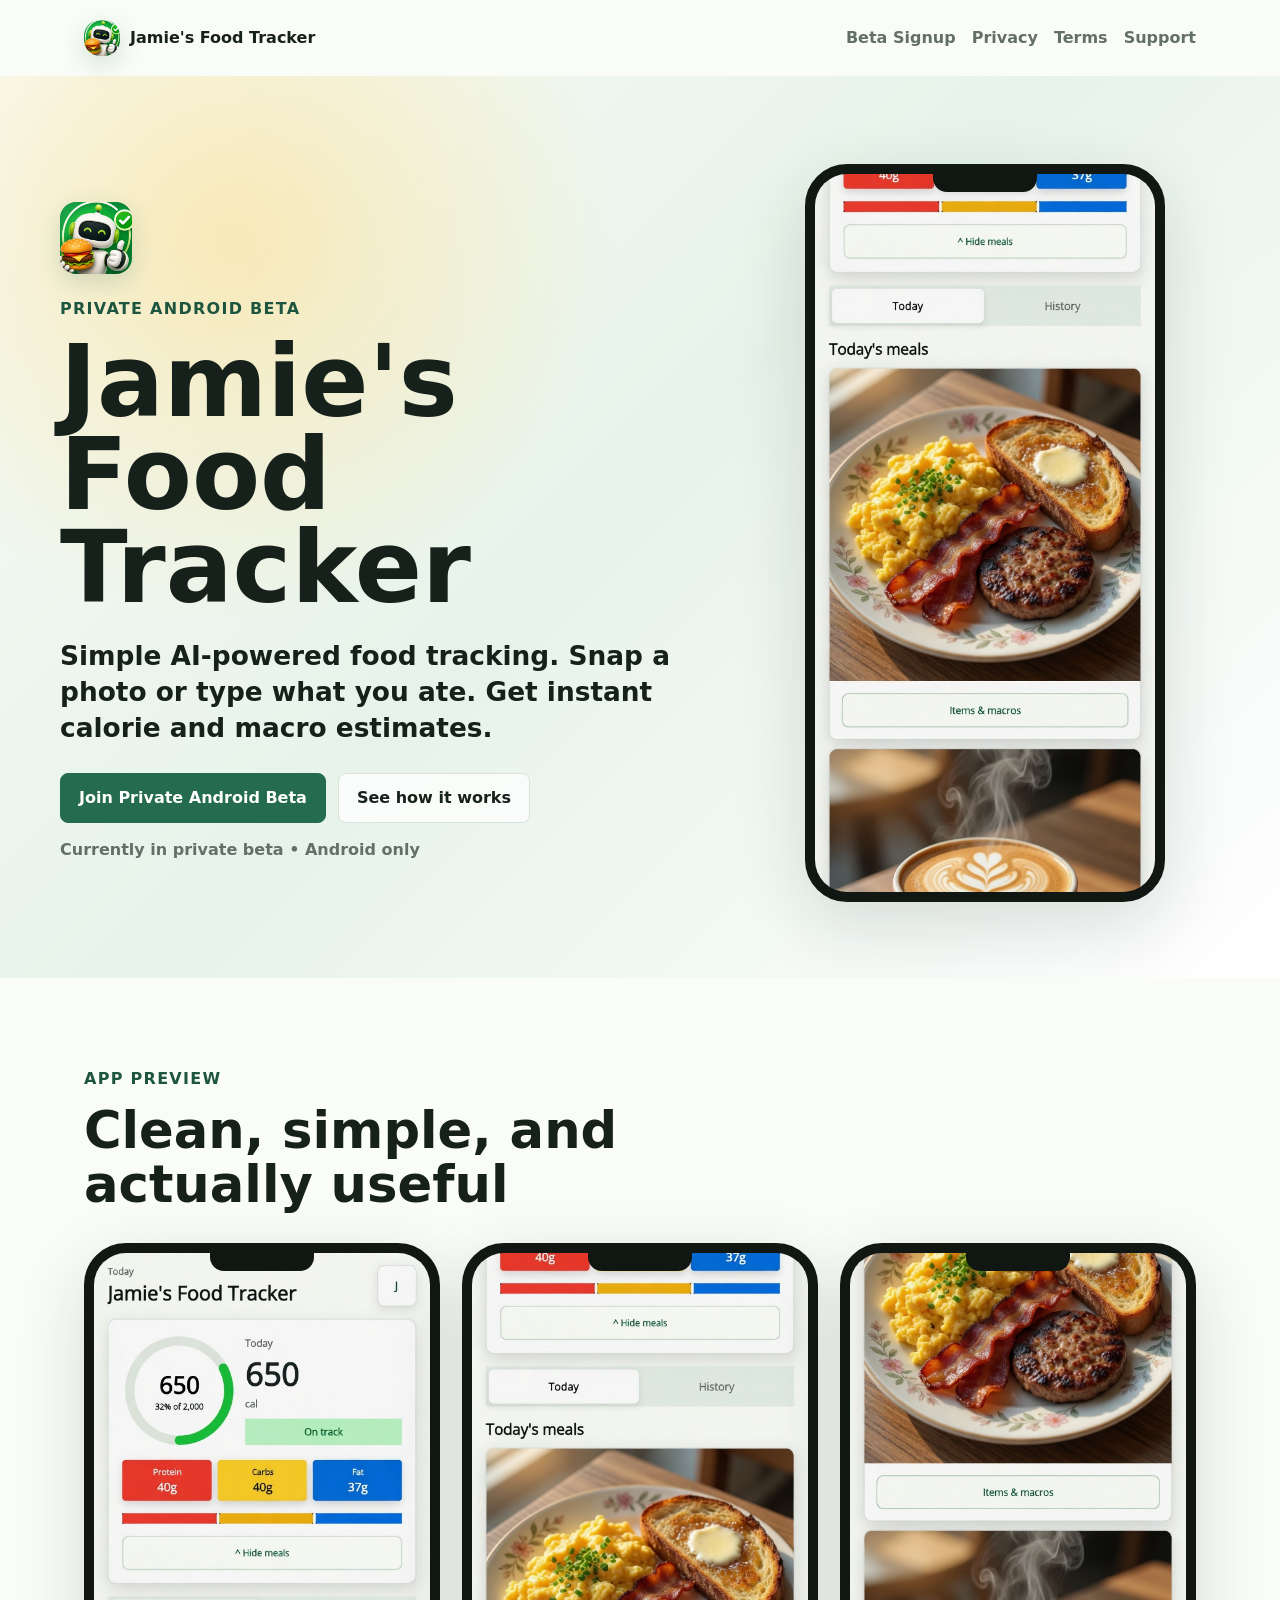
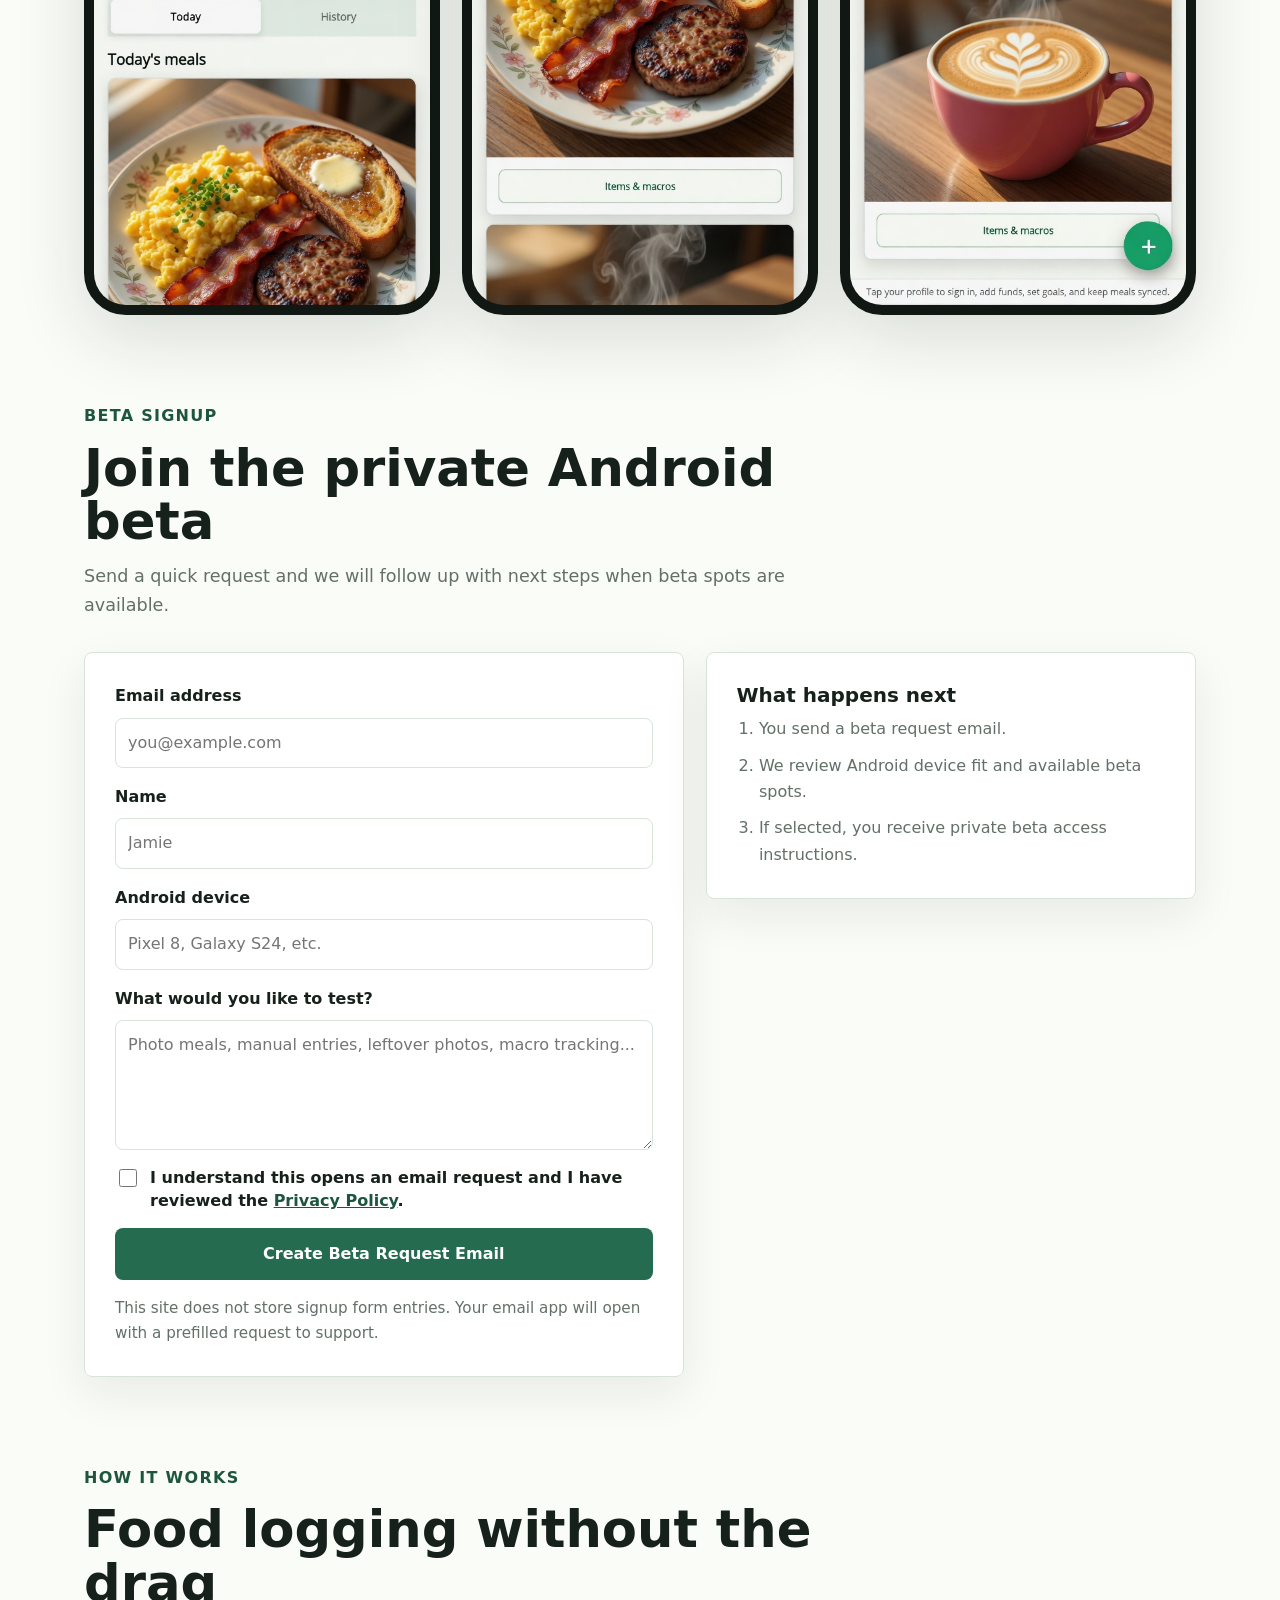
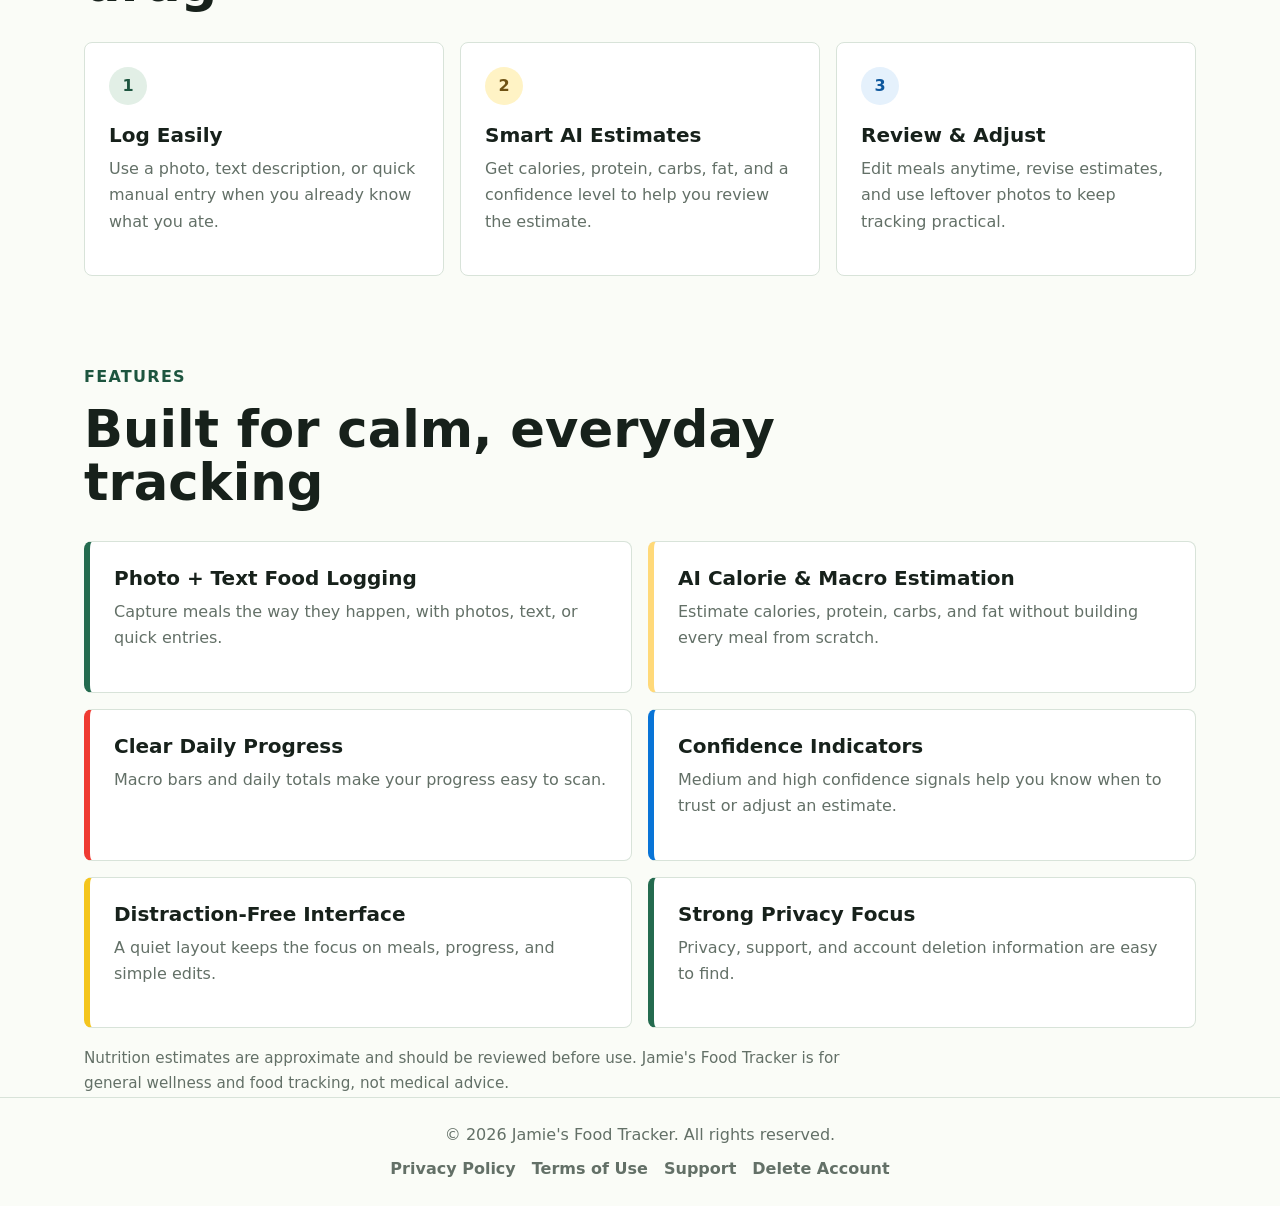
<file: index.html>
<!doctype html>
<html lang="en">
  <head>
    <meta charset="utf-8">
    <meta name="viewport" content="width=device-width, initial-scale=1">
    <title>Jamie's Food Tracker | Simple AI Food Tracking</title>
    <meta
      name="description"
      content="Simple AI-powered food tracking. Snap a photo or type what you ate to get instant calorie and macro estimates."
    >
    <meta property="og:title" content="Jamie's Food Tracker">
    <meta
      property="og:description"
      content="Simple AI-powered food tracking for calories, macros, meal photos, and quick edits."
    >
    <meta property="og:type" content="website">
    <meta property="og:url" content="https://jamiesfoodtracker.com/">
    <meta property="og:image" content="https://jamiesfoodtracker.com/Images/7m0nS.jpg">
    <link rel="icon" href="/Images/play_store_512.png">
    <link rel="apple-touch-icon" href="/Images/play_store_512.png">
    <link rel="stylesheet" href="/styles.css">
  </head>
  <body>
    <header class="site-header">
      <a class="brand" href="/">
        <img src="/Images/play_store_512.png" alt="" width="36" height="36">
        <span>Jamie's Food Tracker</span>
      </a>
      <nav aria-label="Primary">
        <a href="/#beta-signup">Beta Signup</a>
        <a href="/privacy/">Privacy</a>
        <a href="/terms/">Terms</a>
        <a href="/support/">Support</a>
      </nav>
    </header>

    <main class="home">
      <section class="hero">
        <div class="hero-copy">
          <img class="app-icon" src="/Images/play_store_512.png" alt="" width="72" height="72">
          <p class="eyebrow">Private Android beta</p>
          <h1>Jamie's Food Tracker</h1>
          <p class="subheadline">
            Simple AI-powered food tracking. Snap a photo or type what you ate.
            Get instant calorie and macro estimates.
          </p>
          <div class="hero-actions">
            <a class="button primary" href="#beta-signup">Join Private Android Beta</a>
            <a class="button secondary" href="#how-it-works">See how it works</a>
          </div>
          <p class="beta-note">Currently in private beta &bull; Android only</p>
        </div>

        <div class="hero-visual" aria-label="App preview">
          <div class="phone-frame main-phone">
            <img src="/Images/7m0nS.jpg" alt="Jamie's Food Tracker app showing daily calories, macro bars, breakfast, and coffee meal cards.">
          </div>
        </div>
      </section>

      <section class="preview-section" aria-labelledby="preview-title">
        <div class="section-heading">
          <p class="eyebrow">App preview</p>
          <h2 id="preview-title">Clean, simple, and actually useful</h2>
        </div>
        <div class="preview-grid">
          <div class="phone-frame preview-phone crop-top">
            <img src="/Images/7m0nS.jpg" alt="Daily calorie and macro progress in Jamie's Food Tracker.">
          </div>
          <div class="phone-frame preview-phone crop-meal">
            <img src="/Images/7m0nS.jpg" alt="Meal photo card in Jamie's Food Tracker.">
          </div>
          <div class="phone-frame preview-phone crop-coffee">
            <img src="/Images/7m0nS.jpg" alt="Coffee photo card in Jamie's Food Tracker.">
          </div>
        </div>
      </section>

      <section class="signup-section" id="beta-signup" aria-labelledby="signup-title">
        <div class="section-heading">
          <p class="eyebrow">Beta signup</p>
          <h2 id="signup-title">Join the private Android beta</h2>
          <p>
            Send a quick request and we will follow up with next steps when beta
            spots are available.
          </p>
        </div>
        <div class="signup-layout">
          <form class="beta-form" id="beta-form">
            <div class="field-group">
              <label for="beta-email">Email address</label>
              <input id="beta-email" name="email" type="email" placeholder="you@example.com" autocomplete="email" required>
            </div>
            <div class="field-group">
              <label for="beta-name">Name</label>
              <input id="beta-name" name="name" type="text" placeholder="Jamie" autocomplete="name">
            </div>
            <div class="field-group">
              <label for="beta-device">Android device</label>
              <input id="beta-device" name="device" type="text" placeholder="Pixel 8, Galaxy S24, etc." autocomplete="off">
            </div>
            <div class="field-group">
              <label for="beta-notes">What would you like to test?</label>
              <textarea id="beta-notes" name="notes" rows="4" placeholder="Photo meals, manual entries, leftover photos, macro tracking..."></textarea>
            </div>
            <label class="check-field">
              <input id="beta-privacy" name="privacy" type="checkbox" required>
              <span>I understand this opens an email request and I have reviewed the <a href="/privacy/">Privacy Policy</a>.</span>
            </label>
            <button type="submit">Create Beta Request Email</button>
            <p class="form-note">
              This site does not store signup form entries. Your email app will
              open with a prefilled request to support.
            </p>
          </form>

          <aside class="signup-card" aria-label="Beta request steps">
            <h3>What happens next</h3>
            <ol>
              <li>You send a beta request email.</li>
              <li>We review Android device fit and available beta spots.</li>
              <li>If selected, you receive private beta access instructions.</li>
            </ol>
            <div class="signup-status" id="signup-status" role="status" aria-live="polite" hidden>
              <h3>Email draft created</h3>
              <p>
                Review the message in your email app, send it, and watch for a
                reply from support@jamiesfoodtracker.com.
              </p>
            </div>
          </aside>
        </div>
      </section>

      <section class="steps-section" id="how-it-works" aria-labelledby="steps-title">
        <div class="section-heading">
          <p class="eyebrow">How it works</p>
          <h2 id="steps-title">Food logging without the drag</h2>
        </div>
        <div class="steps-grid">
          <article>
            <span>1</span>
            <h3>Log Easily</h3>
            <p>Use a photo, text description, or quick manual entry when you already know what you ate.</p>
          </article>
          <article>
            <span>2</span>
            <h3>Smart AI Estimates</h3>
            <p>Get calories, protein, carbs, fat, and a confidence level to help you review the estimate.</p>
          </article>
          <article>
            <span>3</span>
            <h3>Review & Adjust</h3>
            <p>Edit meals anytime, revise estimates, and use leftover photos to keep tracking practical.</p>
          </article>
        </div>
      </section>

      <section class="features-section" aria-labelledby="features-title">
        <div class="section-heading">
          <p class="eyebrow">Features</p>
          <h2 id="features-title">Built for calm, everyday tracking</h2>
        </div>
        <div class="feature-list">
          <article>
            <h3>Photo + Text Food Logging</h3>
            <p>Capture meals the way they happen, with photos, text, or quick entries.</p>
          </article>
          <article>
            <h3>AI Calorie & Macro Estimation</h3>
            <p>Estimate calories, protein, carbs, and fat without building every meal from scratch.</p>
          </article>
          <article>
            <h3>Clear Daily Progress</h3>
            <p>Macro bars and daily totals make your progress easy to scan.</p>
          </article>
          <article>
            <h3>Confidence Indicators</h3>
            <p>Medium and high confidence signals help you know when to trust or adjust an estimate.</p>
          </article>
          <article>
            <h3>Distraction-Free Interface</h3>
            <p>A quiet layout keeps the focus on meals, progress, and simple edits.</p>
          </article>
          <article>
            <h3>Strong Privacy Focus</h3>
            <p>Privacy, support, and account deletion information are easy to find.</p>
          </article>
        </div>
        <p class="estimate-disclaimer">
          Nutrition estimates are approximate and should be reviewed before use.
          Jamie's Food Tracker is for general wellness and food tracking, not
          medical advice.
        </p>
      </section>
    </main>

    <footer>
      <p>&copy; 2026 Jamie's Food Tracker. All rights reserved.</p>
      <nav aria-label="Footer">
        <a href="/privacy/">Privacy Policy</a>
        <a href="/terms/">Terms of Use</a>
        <a href="/support/">Support</a>
        <a href="/delete-account/">Delete Account</a>
      </nav>
    </footer>
    <script src="/signup.js"></script>
  </body>
</html>
</file>
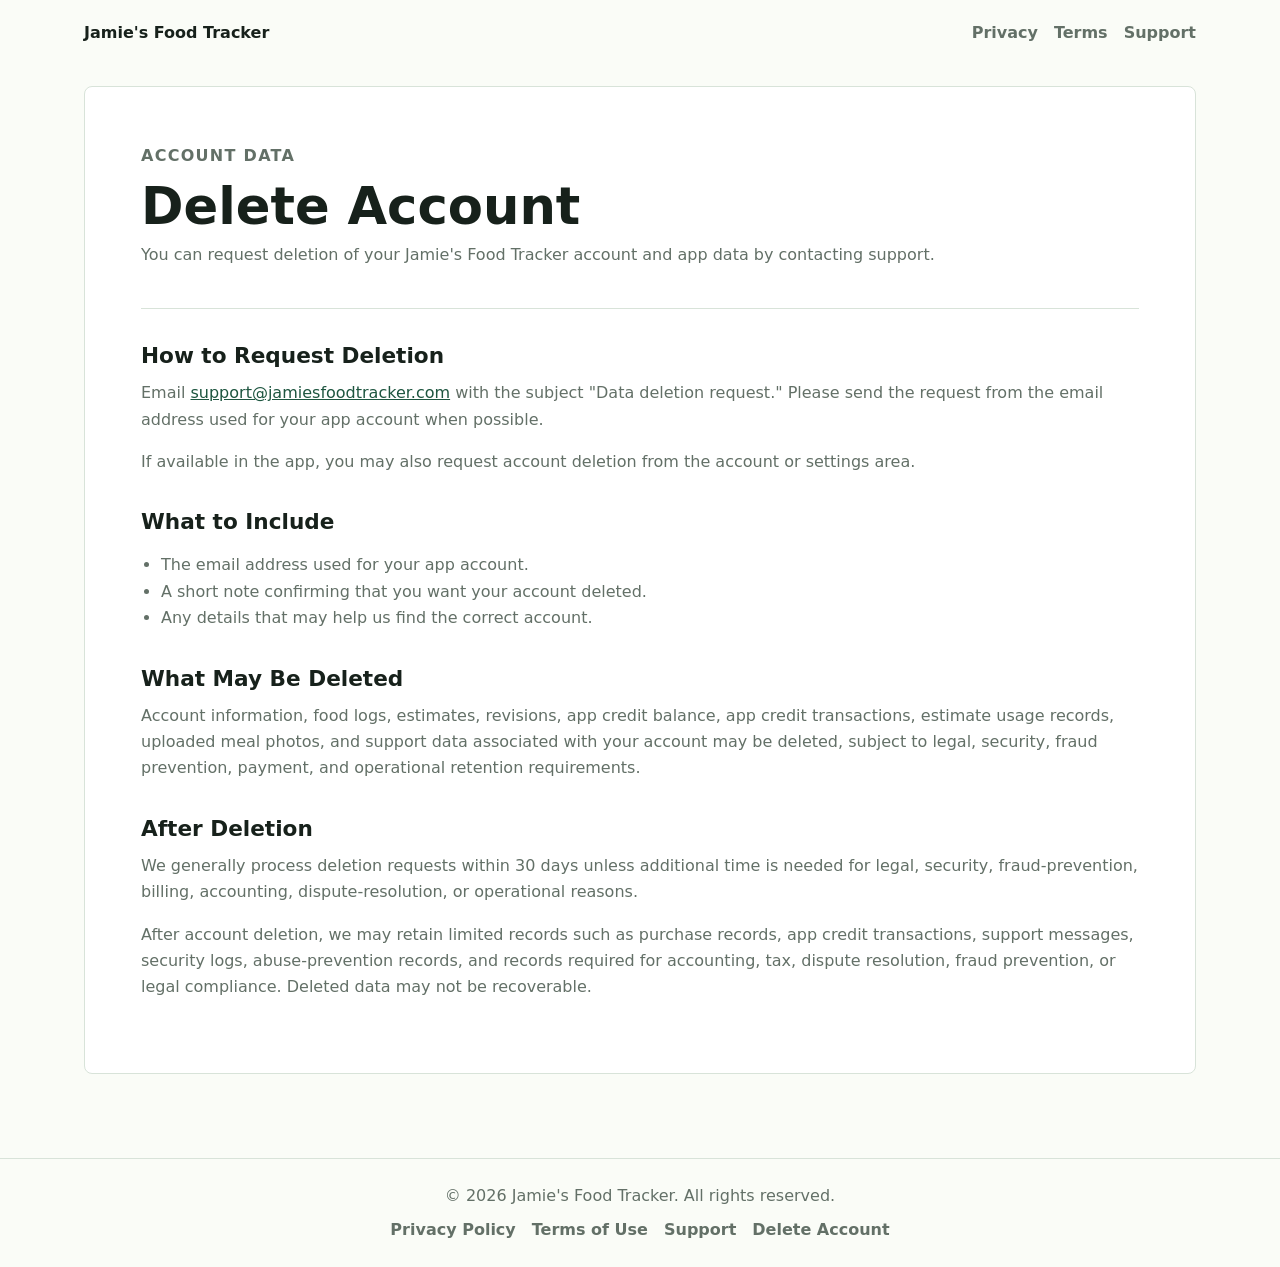
<file: delete-account/index.html>
<!doctype html>
<html lang="en">
  <head>
    <meta charset="utf-8">
    <meta name="viewport" content="width=device-width, initial-scale=1">
    <title>Delete Account | Jamie's Food Tracker</title>
    <meta name="description" content="How to request account deletion for Jamie's Food Tracker.">
    <link rel="stylesheet" href="/styles.css">
  </head>
  <body>
    <header class="site-header">
      <a class="brand" href="/">Jamie's Food Tracker</a>
      <nav aria-label="Primary">
        <a href="/privacy/">Privacy</a>
        <a href="/terms/">Terms</a>
        <a href="/support/">Support</a>
      </nav>
    </header>

    <main>
      <article class="document">
        <header>
          <p class="eyebrow">Account data</p>
          <h1>Delete Account</h1>
          <p>
            You can request deletion of your Jamie's Food Tracker account and
            app data by contacting support.
          </p>
        </header>

        <h2>How to Request Deletion</h2>
        <p>
          Email
          <a href="mailto:support@jamiesfoodtracker.com?subject=Data%20deletion%20request">support@jamiesfoodtracker.com</a>
          with the subject "Data deletion request." Please send the request from
          the email address used for your app account when possible.
        </p>
        <p>
          If available in the app, you may also request account deletion from
          the account or settings area.
        </p>

        <h2>What to Include</h2>
        <ul>
          <li>The email address used for your app account.</li>
          <li>A short note confirming that you want your account deleted.</li>
          <li>Any details that may help us find the correct account.</li>
        </ul>

        <h2>What May Be Deleted</h2>
        <p>
          Account information, food logs, estimates, revisions, app credit
          balance, app credit transactions, estimate usage records, uploaded
          meal photos, and support data associated with your account may be
          deleted, subject to legal, security, fraud prevention, payment, and
          operational retention requirements.
        </p>

        <h2>After Deletion</h2>
        <p>
          We generally process deletion requests within 30 days unless
          additional time is needed for legal, security, fraud-prevention,
          billing, accounting, dispute-resolution, or operational reasons.
        </p>
        <p>
          After account deletion, we may retain limited records such as purchase
          records, app credit transactions, support messages, security logs,
          abuse-prevention records, and records required for accounting, tax,
          dispute resolution, fraud prevention, or legal compliance. Deleted data
          may not be recoverable.
        </p>
      </article>
    </main>

    <footer>
      <p>&copy; 2026 Jamie's Food Tracker. All rights reserved.</p>
      <nav aria-label="Footer">
        <a href="/privacy/">Privacy Policy</a>
        <a href="/terms/">Terms of Use</a>
        <a href="/support/">Support</a>
        <a href="/delete-account/">Delete Account</a>
      </nav>
    </footer>
  </body>
</html>
</file>
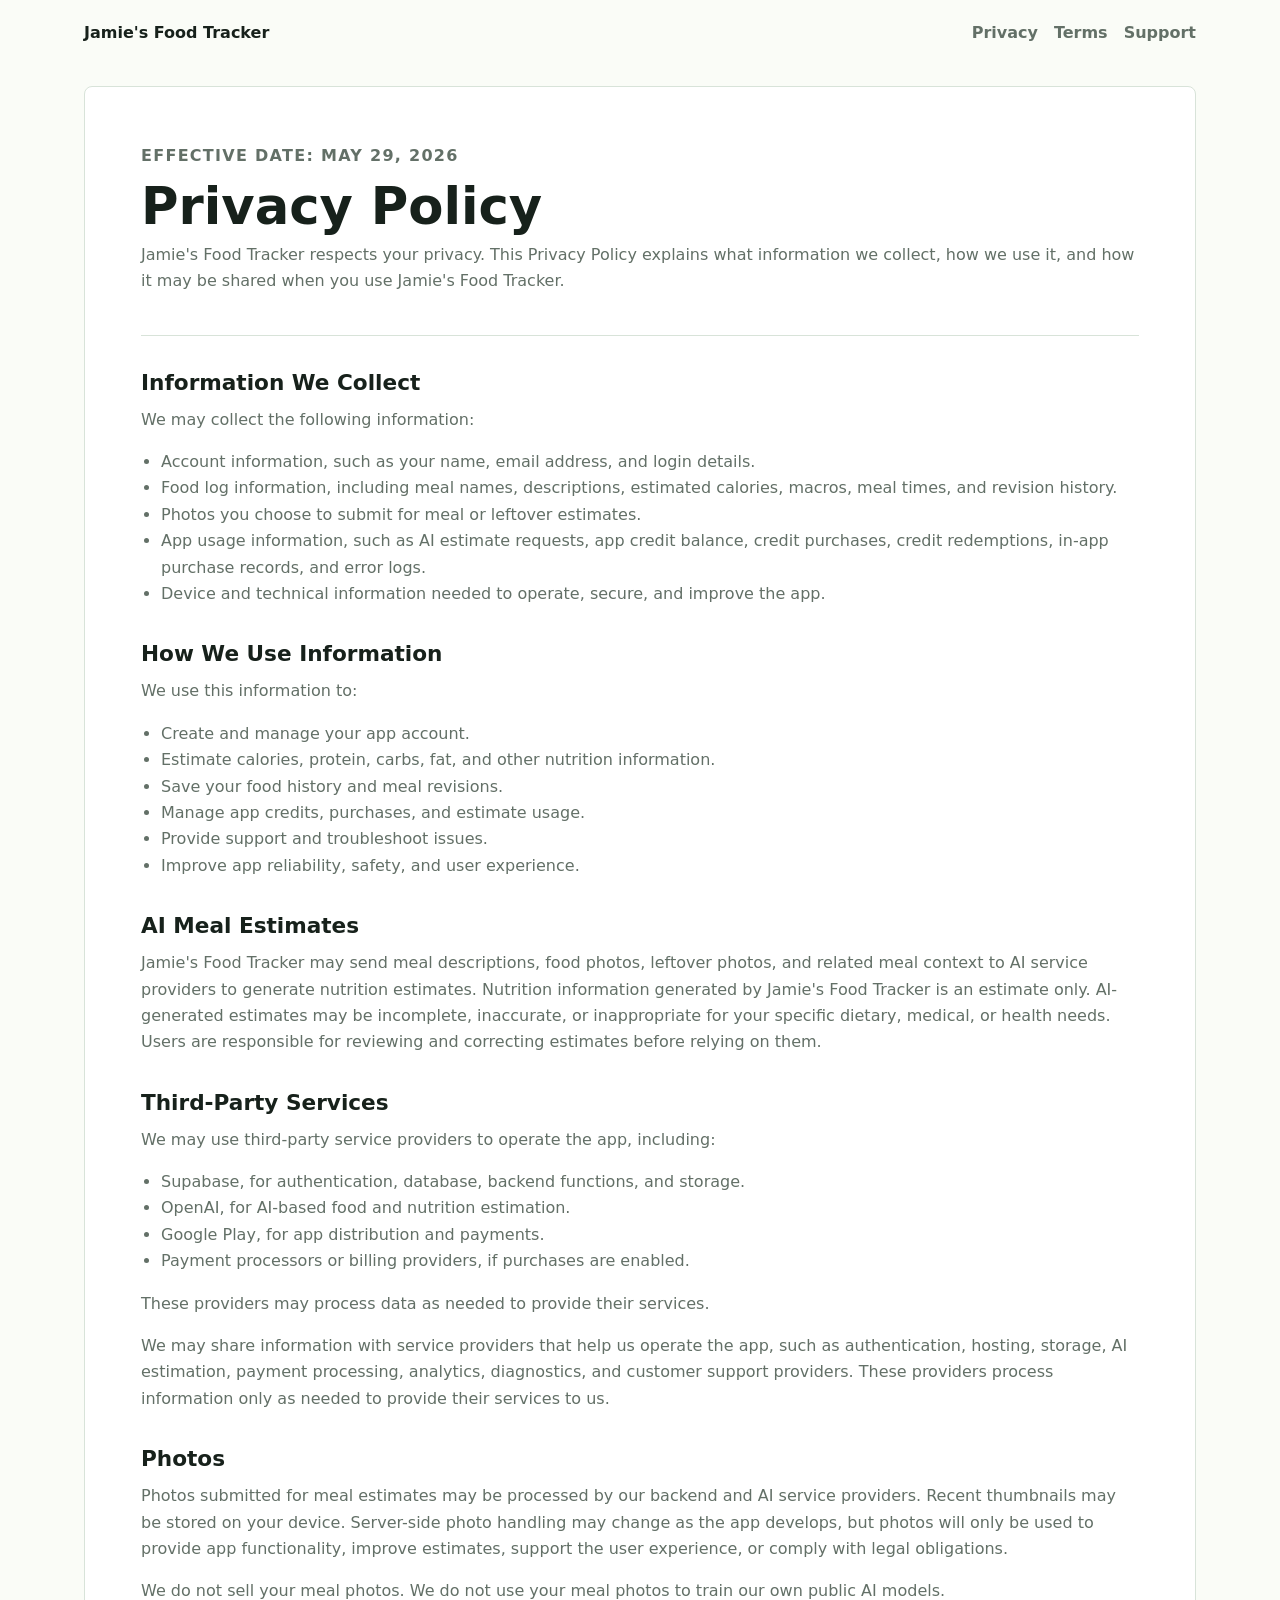
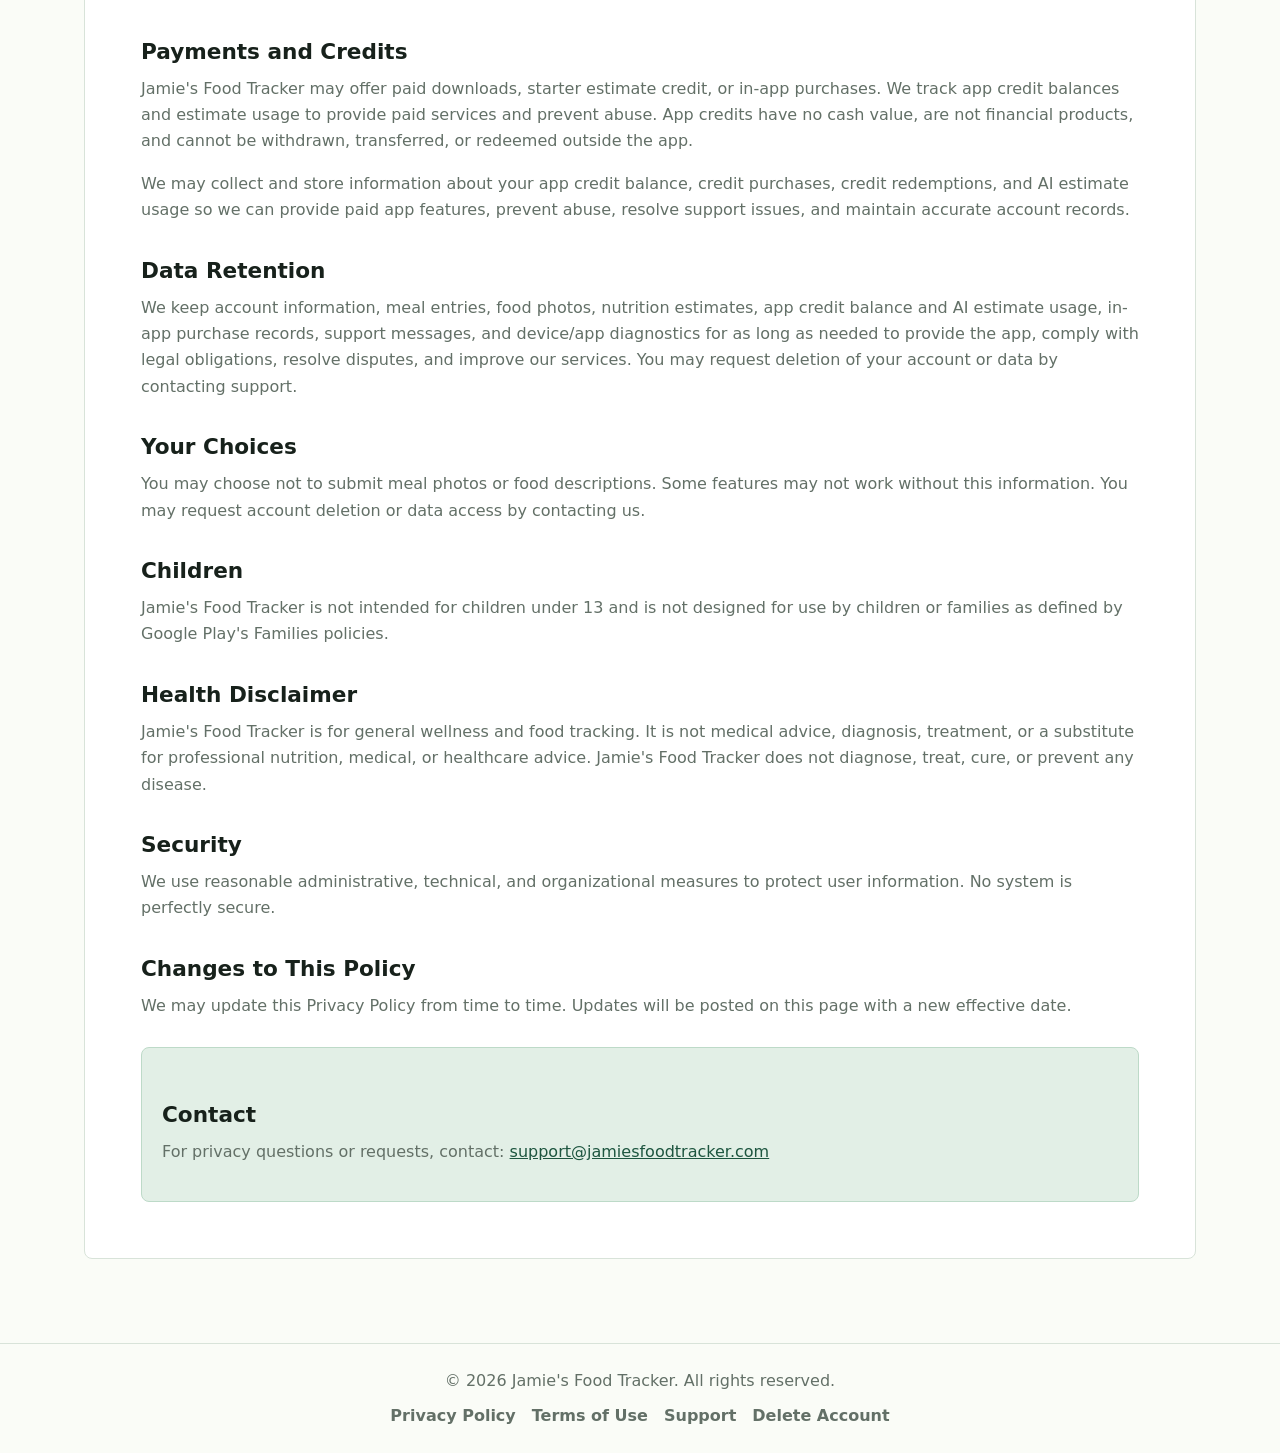
<file: privacy/index.html>
<!doctype html>
<html lang="en">
  <head>
    <meta charset="utf-8">
    <meta name="viewport" content="width=device-width, initial-scale=1">
    <title>Privacy Policy | Jamie's Food Tracker</title>
    <meta name="description" content="Privacy policy for Jamie's Food Tracker.">
    <link rel="stylesheet" href="/styles.css">
  </head>
  <body>
    <header class="site-header">
      <a class="brand" href="/">Jamie's Food Tracker</a>
      <nav aria-label="Primary">
        <a href="/privacy/">Privacy</a>
        <a href="/terms/">Terms</a>
        <a href="/support/">Support</a>
      </nav>
    </header>

    <main>
      <article class="document">
        <header>
          <p class="eyebrow">Effective date: May 29, 2026</p>
          <h1>Privacy Policy</h1>
          <p>
            Jamie's Food Tracker respects your privacy. This Privacy Policy
            explains what information we collect, how we use it, and how it may
            be shared when you use Jamie's Food Tracker.
          </p>
        </header>

        <h2>Information We Collect</h2>
        <p>We may collect the following information:</p>
        <ul>
          <li>Account information, such as your name, email address, and login details.</li>
          <li>Food log information, including meal names, descriptions, estimated calories, macros, meal times, and revision history.</li>
          <li>Photos you choose to submit for meal or leftover estimates.</li>
          <li>App usage information, such as AI estimate requests, app credit balance, credit purchases, credit redemptions, in-app purchase records, and error logs.</li>
          <li>Device and technical information needed to operate, secure, and improve the app.</li>
        </ul>

        <h2>How We Use Information</h2>
        <p>We use this information to:</p>
        <ul>
          <li>Create and manage your app account.</li>
          <li>Estimate calories, protein, carbs, fat, and other nutrition information.</li>
          <li>Save your food history and meal revisions.</li>
          <li>Manage app credits, purchases, and estimate usage.</li>
          <li>Provide support and troubleshoot issues.</li>
          <li>Improve app reliability, safety, and user experience.</li>
        </ul>

        <h2>AI Meal Estimates</h2>
        <p>
          Jamie's Food Tracker may send meal descriptions, food photos, leftover
          photos, and related meal context to AI service providers to generate
          nutrition estimates. Nutrition information generated by Jamie's Food
          Tracker is an estimate only. AI-generated estimates may be incomplete,
          inaccurate, or inappropriate for your specific dietary, medical, or
          health needs. Users are responsible for reviewing and correcting
          estimates before relying on them.
        </p>

        <h2>Third-Party Services</h2>
        <p>We may use third-party service providers to operate the app, including:</p>
        <ul>
          <li>Supabase, for authentication, database, backend functions, and storage.</li>
          <li>OpenAI, for AI-based food and nutrition estimation.</li>
          <li>Google Play, for app distribution and payments.</li>
          <li>Payment processors or billing providers, if purchases are enabled.</li>
        </ul>
        <p>These providers may process data as needed to provide their services.</p>
        <p>
          We may share information with service providers that help us operate
          the app, such as authentication, hosting, storage, AI estimation,
          payment processing, analytics, diagnostics, and customer support
          providers. These providers process information only as needed to
          provide their services to us.
        </p>

        <h2>Photos</h2>
        <p>
          Photos submitted for meal estimates may be processed by our backend and
          AI service providers. Recent thumbnails may be stored on your device.
          Server-side photo handling may change as the app develops, but photos
          will only be used to provide app functionality, improve estimates,
          support the user experience, or comply with legal obligations.
        </p>
        <p>
          We do not sell your meal photos. We do not use your meal photos to
          train our own public AI models.
        </p>

        <h2>Payments and Credits</h2>
        <p>
          Jamie's Food Tracker may offer paid downloads, starter estimate credit,
          or in-app purchases. We track app credit balances and estimate usage to
          provide paid services and prevent abuse. App credits have no cash
          value, are not financial products, and cannot be withdrawn,
          transferred, or redeemed outside the app.
        </p>
        <p>
          We may collect and store information about your app credit balance,
          credit purchases, credit redemptions, and AI estimate usage so we can
          provide paid app features, prevent abuse, resolve support issues, and
          maintain accurate account records.
        </p>

        <h2>Data Retention</h2>
        <p>
          We keep account information, meal entries, food photos, nutrition
          estimates, app credit balance and AI estimate usage, in-app purchase
          records, support messages, and device/app diagnostics for as long as
          needed to provide the app, comply with legal obligations, resolve
          disputes, and improve our services. You may request deletion of your
          account or data by contacting support.
        </p>

        <h2>Your Choices</h2>
        <p>
          You may choose not to submit meal photos or food descriptions. Some
          features may not work without this information. You may request account
          deletion or data access by contacting us.
        </p>

        <h2>Children</h2>
        <p>
          Jamie's Food Tracker is not intended for children under 13 and is not
          designed for use by children or families as defined by Google Play's
          Families policies.
        </p>

        <h2>Health Disclaimer</h2>
        <p>
          Jamie's Food Tracker is for general wellness and food tracking. It is
          not medical advice, diagnosis, treatment, or a substitute for
          professional nutrition, medical, or healthcare advice. Jamie's Food
          Tracker does not diagnose, treat, cure, or prevent any disease.
        </p>

        <h2>Security</h2>
        <p>
          We use reasonable administrative, technical, and organizational
          measures to protect user information. No system is perfectly secure.
        </p>

        <h2>Changes to This Policy</h2>
        <p>
          We may update this Privacy Policy from time to time. Updates will be
          posted on this page with a new effective date.
        </p>

        <div class="contact-block">
          <h2>Contact</h2>
          <p>
            For privacy questions or requests, contact:
            <a href="mailto:support@jamiesfoodtracker.com">support@jamiesfoodtracker.com</a>
          </p>
        </div>
      </article>
    </main>

    <footer>
      <p>&copy; 2026 Jamie's Food Tracker. All rights reserved.</p>
      <nav aria-label="Footer">
        <a href="/privacy/">Privacy Policy</a>
        <a href="/terms/">Terms of Use</a>
        <a href="/support/">Support</a>
        <a href="/delete-account/">Delete Account</a>
      </nav>
    </footer>
  </body>
</html>
</file>
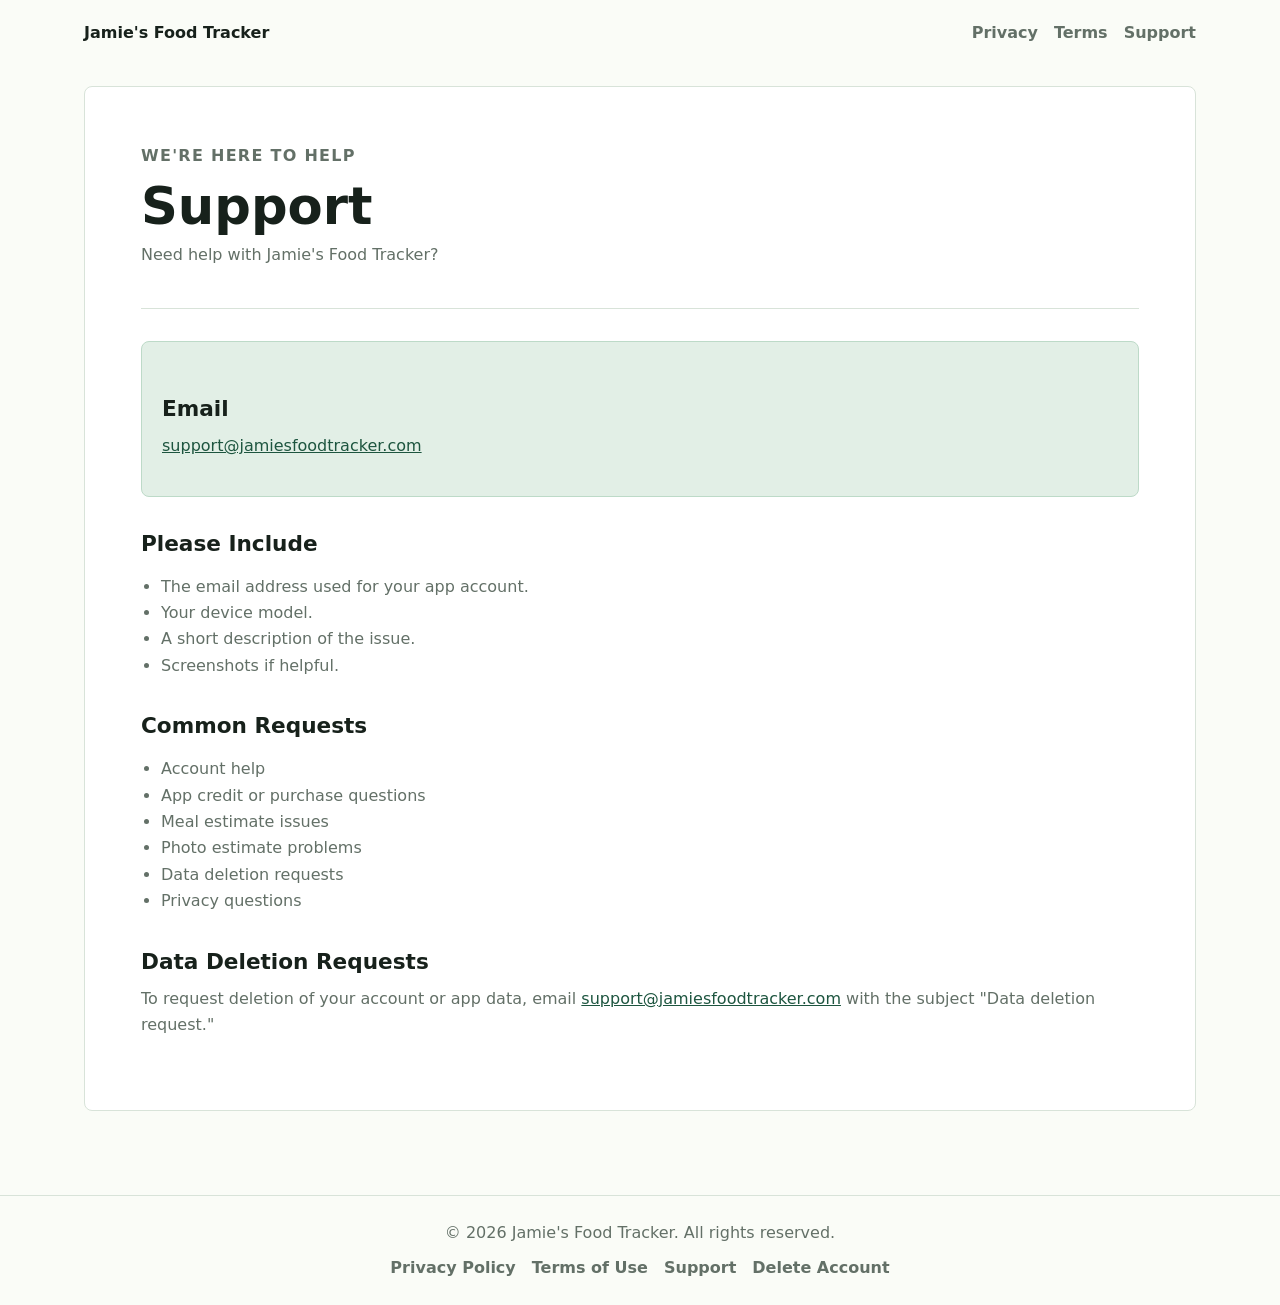
<file: support/index.html>
<!doctype html>
<html lang="en">
  <head>
    <meta charset="utf-8">
    <meta name="viewport" content="width=device-width, initial-scale=1">
    <title>Support | Jamie's Food Tracker</title>
    <meta name="description" content="Support contact information for Jamie's Food Tracker.">
    <link rel="stylesheet" href="/styles.css">
  </head>
  <body>
    <header class="site-header">
      <a class="brand" href="/">Jamie's Food Tracker</a>
      <nav aria-label="Primary">
        <a href="/privacy/">Privacy</a>
        <a href="/terms/">Terms</a>
        <a href="/support/">Support</a>
      </nav>
    </header>

    <main>
      <article class="document">
        <header>
          <p class="eyebrow">We're here to help</p>
          <h1>Support</h1>
          <p>Need help with Jamie's Food Tracker?</p>
        </header>

        <div class="contact-block">
          <h2>Email</h2>
          <p>
            <a href="mailto:support@jamiesfoodtracker.com">support@jamiesfoodtracker.com</a>
          </p>
        </div>

        <h2>Please Include</h2>
        <ul>
          <li>The email address used for your app account.</li>
          <li>Your device model.</li>
          <li>A short description of the issue.</li>
          <li>Screenshots if helpful.</li>
        </ul>

        <h2>Common Requests</h2>
        <ul>
          <li>Account help</li>
          <li>App credit or purchase questions</li>
          <li>Meal estimate issues</li>
          <li>Photo estimate problems</li>
          <li>Data deletion requests</li>
          <li>Privacy questions</li>
        </ul>

        <h2>Data Deletion Requests</h2>
        <p>
          To request deletion of your account or app data, email
          <a href="mailto:support@jamiesfoodtracker.com">support@jamiesfoodtracker.com</a>
          with the subject "Data deletion request."
        </p>
      </article>
    </main>

    <footer>
      <p>&copy; 2026 Jamie's Food Tracker. All rights reserved.</p>
      <nav aria-label="Footer">
        <a href="/privacy/">Privacy Policy</a>
        <a href="/terms/">Terms of Use</a>
        <a href="/support/">Support</a>
        <a href="/delete-account/">Delete Account</a>
      </nav>
    </footer>
  </body>
</html>
</file>
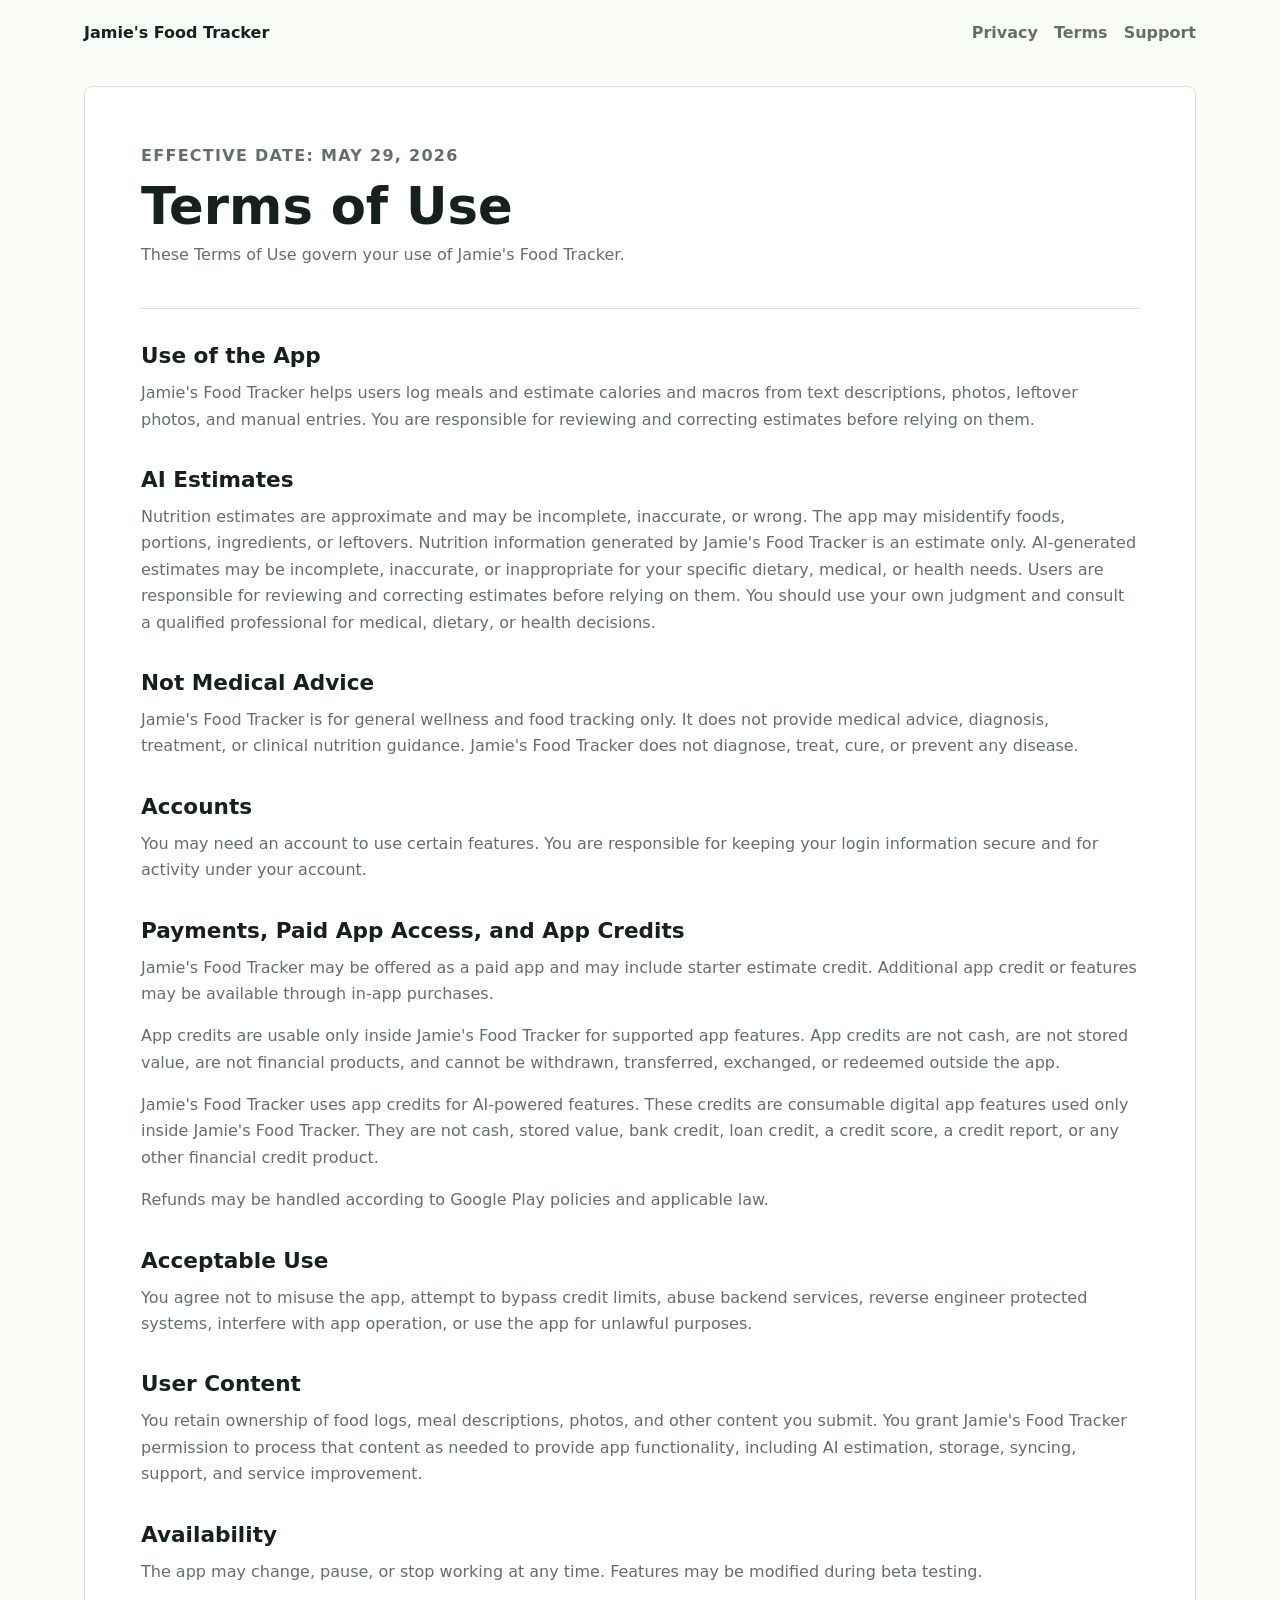
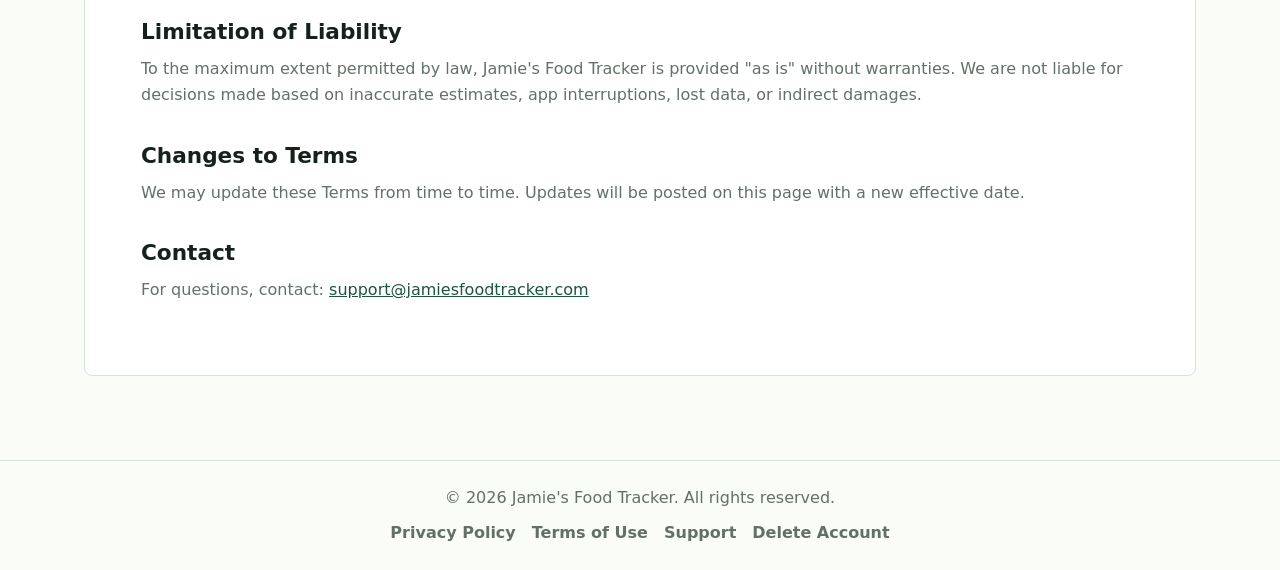
<file: terms/index.html>
<!doctype html>
<html lang="en">
  <head>
    <meta charset="utf-8">
    <meta name="viewport" content="width=device-width, initial-scale=1">
    <title>Terms of Use | Jamie's Food Tracker</title>
    <meta name="description" content="Terms of use for Jamie's Food Tracker.">
    <link rel="stylesheet" href="/styles.css">
  </head>
  <body>
    <header class="site-header">
      <a class="brand" href="/">Jamie's Food Tracker</a>
      <nav aria-label="Primary">
        <a href="/privacy/">Privacy</a>
        <a href="/terms/">Terms</a>
        <a href="/support/">Support</a>
      </nav>
    </header>

    <main>
      <article class="document">
        <header>
          <p class="eyebrow">Effective date: May 29, 2026</p>
          <h1>Terms of Use</h1>
          <p>These Terms of Use govern your use of Jamie's Food Tracker.</p>
        </header>

        <h2>Use of the App</h2>
        <p>
          Jamie's Food Tracker helps users log meals and estimate calories and
          macros from text descriptions, photos, leftover photos, and manual
          entries. You are responsible for reviewing and correcting estimates
          before relying on them.
        </p>

        <h2>AI Estimates</h2>
        <p>
          Nutrition estimates are approximate and may be incomplete, inaccurate,
          or wrong. The app may misidentify foods, portions, ingredients, or
          leftovers. Nutrition information generated by Jamie's Food Tracker is
          an estimate only. AI-generated estimates may be incomplete, inaccurate,
          or inappropriate for your specific dietary, medical, or health needs.
          Users are responsible for reviewing and correcting estimates before
          relying on them. You should use your own judgment and consult a
          qualified professional for medical, dietary, or health decisions.
        </p>

        <h2>Not Medical Advice</h2>
        <p>
          Jamie's Food Tracker is for general wellness and food tracking only.
          It does not provide medical advice, diagnosis, treatment, or clinical
          nutrition guidance. Jamie's Food Tracker does not diagnose, treat,
          cure, or prevent any disease.
        </p>

        <h2>Accounts</h2>
        <p>
          You may need an account to use certain features. You are responsible
          for keeping your login information secure and for activity under your
          account.
        </p>

        <h2>Payments, Paid App Access, and App Credits</h2>
        <p>
          Jamie's Food Tracker may be offered as a paid app and may include
          starter estimate credit. Additional app credit or features may be
          available through in-app purchases.
        </p>
        <p>
          App credits are usable only inside Jamie's Food Tracker for supported
          app features. App credits are not cash, are not stored value, are not
          financial products, and cannot be withdrawn, transferred, exchanged, or
          redeemed outside the app.
        </p>
        <p>
          Jamie's Food Tracker uses app credits for AI-powered features. These
          credits are consumable digital app features used only inside Jamie's
          Food Tracker. They are not cash, stored value, bank credit, loan
          credit, a credit score, a credit report, or any other financial credit
          product.
        </p>
        <p>
          Refunds may be handled according to Google Play policies and
          applicable law.
        </p>

        <h2>Acceptable Use</h2>
        <p>You agree not to misuse the app, attempt to bypass credit limits, abuse backend services, reverse engineer protected systems, interfere with app operation, or use the app for unlawful purposes.</p>

        <h2>User Content</h2>
        <p>
          You retain ownership of food logs, meal descriptions, photos, and
          other content you submit. You grant Jamie's Food Tracker permission to
          process that content as needed to provide app functionality, including
          AI estimation, storage, syncing, support, and service improvement.
        </p>

        <h2>Availability</h2>
        <p>
          The app may change, pause, or stop working at any time. Features may
          be modified during beta testing.
        </p>

        <h2>Limitation of Liability</h2>
        <p>
          To the maximum extent permitted by law, Jamie's Food Tracker is
          provided "as is" without warranties. We are not liable for decisions
          made based on inaccurate estimates, app interruptions, lost data, or
          indirect damages.
        </p>

        <h2>Changes to Terms</h2>
        <p>
          We may update these Terms from time to time. Updates will be posted on
          this page with a new effective date.
        </p>

        <h2>Contact</h2>
        <p>
          For questions, contact:
          <a href="mailto:support@jamiesfoodtracker.com">support@jamiesfoodtracker.com</a>
        </p>
      </article>
    </main>

    <footer>
      <p>&copy; 2026 Jamie's Food Tracker. All rights reserved.</p>
      <nav aria-label="Footer">
        <a href="/privacy/">Privacy Policy</a>
        <a href="/terms/">Terms of Use</a>
        <a href="/support/">Support</a>
        <a href="/delete-account/">Delete Account</a>
      </nav>
    </footer>
  </body>
</html>
</file>
<file: styles.css>
:root {
  color-scheme: light;
  --bg: #fafcf7;
  --surface: #ffffff;
  --text: #17211b;
  --muted: #637067;
  --line: #d8e3d9;
  --accent: #246b4f;
  --accent-strong: #1d553f;
  --accent-soft: #e2efe6;
  --gold: #ffd979;
  --red: #ef3b32;
  --yellow: #f4c51d;
  --blue: #0874d7;
  --shadow: 0 22px 70px rgba(23, 33, 27, 0.14);
  --focus: #8b6500;
  font-family:
    Inter, ui-sans-serif, system-ui, -apple-system, BlinkMacSystemFont, "Segoe UI",
    sans-serif;
}

* {
  box-sizing: border-box;
}

body {
  margin: 0;
  background: var(--bg);
  color: var(--text);
  font-size: 16px;
  line-height: 1.65;
}

img {
  display: block;
  max-width: 100%;
}

a {
  color: var(--accent-strong);
}

a:focus-visible,
button:focus-visible,
input:focus-visible,
textarea:focus-visible {
  outline: 3px solid var(--focus);
  outline-offset: 3px;
}

.site-header {
  align-items: center;
  display: flex;
  gap: 24px;
  justify-content: space-between;
  margin: 0 auto;
  max-width: 1160px;
  padding: 20px 24px;
}

.brand {
  align-items: center;
  color: var(--text);
  display: inline-flex;
  font-weight: 850;
  gap: 10px;
  text-decoration: none;
}

.brand img,
.app-icon {
  border-radius: 16px;
  box-shadow: 0 8px 24px rgba(36, 107, 79, 0.18);
}

nav {
  display: flex;
  flex-wrap: wrap;
  gap: 16px;
}

nav a {
  color: var(--muted);
  font-weight: 750;
  text-decoration: none;
}

nav a:hover {
  color: var(--accent-strong);
}

main {
  margin: 0 auto;
  max-width: 1160px;
  padding: 0 24px 84px;
}

.home {
  max-width: none;
  padding: 0;
}

.hero {
  background:
    radial-gradient(circle at 18% 18%, rgba(255, 217, 121, 0.48), transparent 24rem),
    linear-gradient(135deg, #f8fbf5 0%, #e7f3ea 48%, #ffffff 100%);
  display: grid;
  gap: clamp(32px, 6vw, 72px);
  grid-template-columns: minmax(0, 1fr) minmax(300px, 470px);
  min-height: calc(100vh - 76px);
  overflow: hidden;
  padding: clamp(44px, 8vw, 88px) max(24px, calc((100vw - 1160px) / 2)) 76px;
}

.hero-copy {
  align-self: center;
  max-width: 640px;
}

.app-icon {
  height: 72px;
  margin-bottom: 22px;
  width: 72px;
}

.eyebrow {
  color: var(--accent-strong);
  font-weight: 850;
  letter-spacing: 0.08em;
  margin: 0 0 12px;
  text-transform: uppercase;
}

h1,
h2,
h3,
p {
  margin-top: 0;
}

h1 {
  font-size: clamp(3.2rem, 8vw, 6.2rem);
  letter-spacing: 0;
  line-height: 0.94;
  margin-bottom: 24px;
  max-width: 780px;
}

h2 {
  font-size: clamp(2rem, 4vw, 3.6rem);
  line-height: 1.04;
  margin-bottom: 0;
}

h3 {
  font-size: 1.25rem;
  line-height: 1.25;
  margin-bottom: 8px;
}

.subheadline {
  color: var(--text);
  font-size: clamp(1.22rem, 2.3vw, 1.65rem);
  font-weight: 760;
  line-height: 1.35;
  margin-bottom: 28px;
  max-width: 680px;
}

.hero-actions {
  display: flex;
  flex-wrap: wrap;
  gap: 12px;
}

.button {
  align-items: center;
  border: 1px solid var(--line);
  border-radius: 8px;
  color: var(--text);
  display: inline-flex;
  font-weight: 850;
  justify-content: center;
  min-height: 50px;
  padding: 10px 18px;
  text-decoration: none;
}

.button.primary {
  background: var(--accent);
  border-color: var(--accent);
  color: #ffffff;
}

.button.secondary {
  background: rgba(255, 255, 255, 0.76);
}

.button:hover {
  border-color: var(--accent);
}

.button.primary:hover {
  background: var(--accent-strong);
}

.signup-section,
.preview-section,
.steps-section,
.features-section {
  margin: 0 auto;
  max-width: 1160px;
  padding: 88px 24px 0;
}

.signup-section {
  scroll-margin-top: 24px;
}

.signup-layout {
  display: grid;
  gap: 22px;
  grid-template-columns: minmax(0, 1.1fr) minmax(280px, 0.9fr);
}

.beta-form,
.signup-card {
  background: rgba(255, 255, 255, 0.9);
  border: 1px solid var(--line);
  border-radius: 8px;
  box-shadow: 0 16px 46px rgba(23, 33, 27, 0.08);
}

.beta-form {
  display: flex;
  flex-direction: column;
  gap: 16px;
  padding: clamp(20px, 4vw, 30px);
}

.field-group {
  display: grid;
  gap: 8px;
}

.field-group label,
.check-field {
  color: var(--text);
  font-weight: 800;
}

.beta-form input,
.beta-form textarea {
  background: #ffffff;
  border: 1px solid var(--line);
  border-radius: 8px;
  color: var(--text);
  font: inherit;
  min-height: 50px;
  min-width: 0;
  padding: 11px 12px;
  width: 100%;
}

.beta-form textarea {
  min-height: 118px;
  resize: vertical;
}

.check-field {
  align-items: flex-start;
  display: flex;
  gap: 10px;
  line-height: 1.45;
}

.check-field input {
  flex: 0 0 auto;
  height: 18px;
  margin-top: 3px;
  min-height: 0;
  padding: 0;
  width: 18px;
}

.beta-form button {
  background: var(--accent);
  border: 0;
  border-radius: 8px;
  color: #ffffff;
  cursor: pointer;
  font: inherit;
  font-weight: 850;
  min-height: 52px;
  padding: 0 18px;
}

.beta-form button:hover {
  background: var(--accent-strong);
}

.beta-note {
  color: var(--muted);
  font-weight: 750;
  margin: 14px 0 0;
}

.form-note {
  color: var(--muted);
  font-size: 0.95rem;
  margin: 0;
}

.signup-card {
  align-self: start;
  padding: clamp(20px, 4vw, 30px);
}

.signup-card ol {
  color: var(--muted);
  margin: 0;
  padding-left: 1.4rem;
}

.signup-card li + li {
  margin-top: 10px;
}

.signup-status {
  background: var(--accent-soft);
  border: 1px solid #bddac8;
  border-radius: 8px;
  margin-top: 22px;
  padding: 18px;
}

.signup-status p {
  color: var(--muted);
  margin-bottom: 0;
}

.hero-visual {
  align-items: center;
  display: flex;
  justify-content: center;
  min-height: 580px;
}

.phone-frame {
  background: #101612;
  border: 10px solid #111813;
  border-radius: 42px;
  box-shadow: var(--shadow);
  overflow: hidden;
  position: relative;
}

.phone-frame::before {
  background: #101612;
  border-radius: 0 0 14px 14px;
  content: "";
  height: 18px;
  left: 50%;
  position: absolute;
  top: 0;
  transform: translateX(-50%);
  width: 104px;
  z-index: 2;
}

.phone-frame img {
  height: 100%;
  object-fit: cover;
  width: 100%;
}

.main-phone {
  height: min(760px, 82vh);
  max-height: 760px;
  width: min(360px, 78vw);
}

.section-heading {
  margin-bottom: 32px;
  max-width: 740px;
}

.section-heading p:not(.eyebrow) {
  color: var(--muted);
  font-size: 1.1rem;
  margin: 14px 0 0;
}

.preview-grid {
  align-items: end;
  display: grid;
  gap: 22px;
  grid-template-columns: repeat(3, minmax(0, 1fr));
}

.preview-phone {
  aspect-ratio: 9 / 17;
  width: 100%;
}

.preview-phone img {
  object-position: center top;
}

.crop-top img {
  object-position: center top;
}

.crop-meal img {
  object-position: center 44%;
}

.crop-coffee img {
  object-position: center bottom;
}

.steps-grid,
.feature-list {
  display: grid;
  gap: 16px;
  grid-template-columns: repeat(3, minmax(0, 1fr));
}

.steps-grid article,
.feature-list article {
  background: var(--surface);
  border: 1px solid var(--line);
  border-radius: 8px;
  padding: 24px;
}

.steps-grid span {
  align-items: center;
  background: var(--accent-soft);
  border-radius: 999px;
  color: var(--accent-strong);
  display: inline-flex;
  font-weight: 900;
  height: 38px;
  justify-content: center;
  margin-bottom: 18px;
  width: 38px;
}

.steps-grid article:nth-child(2) span {
  background: #fff3c5;
  color: #6f5213;
}

.steps-grid article:nth-child(3) span {
  background: #e5f1fc;
  color: #0f589d;
}

.steps-grid p,
.feature-list p,
.document p,
.document li {
  color: var(--muted);
}

.feature-list {
  grid-template-columns: repeat(2, minmax(0, 1fr));
}

.feature-list article {
  border-left: 6px solid var(--accent);
}

.feature-list article:nth-child(2) {
  border-left-color: var(--gold);
}

.feature-list article:nth-child(3) {
  border-left-color: var(--red);
}

.feature-list article:nth-child(4) {
  border-left-color: var(--blue);
}

.feature-list article:nth-child(5) {
  border-left-color: var(--yellow);
}

.feature-list article:nth-child(6) {
  border-left-color: var(--accent);
}

.estimate-disclaimer {
  color: var(--muted);
  font-size: 0.95rem;
  margin: 18px 0 0;
  max-width: 760px;
}

.document {
  background: var(--surface);
  border: 1px solid var(--line);
  border-radius: 8px;
  margin-top: 20px;
  padding: clamp(24px, 5vw, 56px);
}

.document header {
  border-bottom: 1px solid var(--line);
  margin-bottom: 32px;
  padding-bottom: 24px;
}

.document h1 {
  font-size: clamp(2rem, 4vw, 3.2rem);
  margin-bottom: 12px;
}

.document h2 {
  font-size: 1.35rem;
  line-height: 1.25;
  margin: 34px 0 10px;
}

.document ul {
  padding-left: 1.25rem;
}

.document strong {
  color: var(--text);
}

.contact-block {
  background: var(--accent-soft);
  border: 1px solid #bddac8;
  border-radius: 8px;
  margin-top: 28px;
  padding: 20px;
}

.sr-only {
  border: 0;
  clip: rect(0 0 0 0);
  height: 1px;
  margin: -1px;
  overflow: hidden;
  padding: 0;
  position: absolute;
  white-space: nowrap;
  width: 1px;
}

footer {
  border-top: 1px solid var(--line);
  color: var(--muted);
  padding: 24px;
  text-align: center;
}

footer p {
  margin: 0;
}

footer nav {
  justify-content: center;
  margin-top: 8px;
}

@media (max-width: 920px) {
  .hero {
    grid-template-columns: 1fr;
    padding-bottom: 56px;
  }

  .hero-visual {
    min-height: auto;
  }

  .main-phone {
    height: 660px;
    width: min(340px, 86vw);
  }

  .preview-grid {
    grid-template-columns: repeat(3, minmax(210px, 1fr));
    overflow-x: auto;
    padding-bottom: 10px;
  }

  .steps-grid,
  .feature-list,
  .signup-layout {
    grid-template-columns: 1fr;
  }
}

@media (max-width: 720px) {
  .site-header {
    align-items: flex-start;
    flex-direction: column;
  }

  main {
    padding-top: 16px;
  }

  .hero {
    min-height: auto;
    padding-top: 38px;
  }

  .signup-section,
  .preview-section,
  .steps-section,
  .features-section {
    padding-top: 64px;
  }
}
</file>
